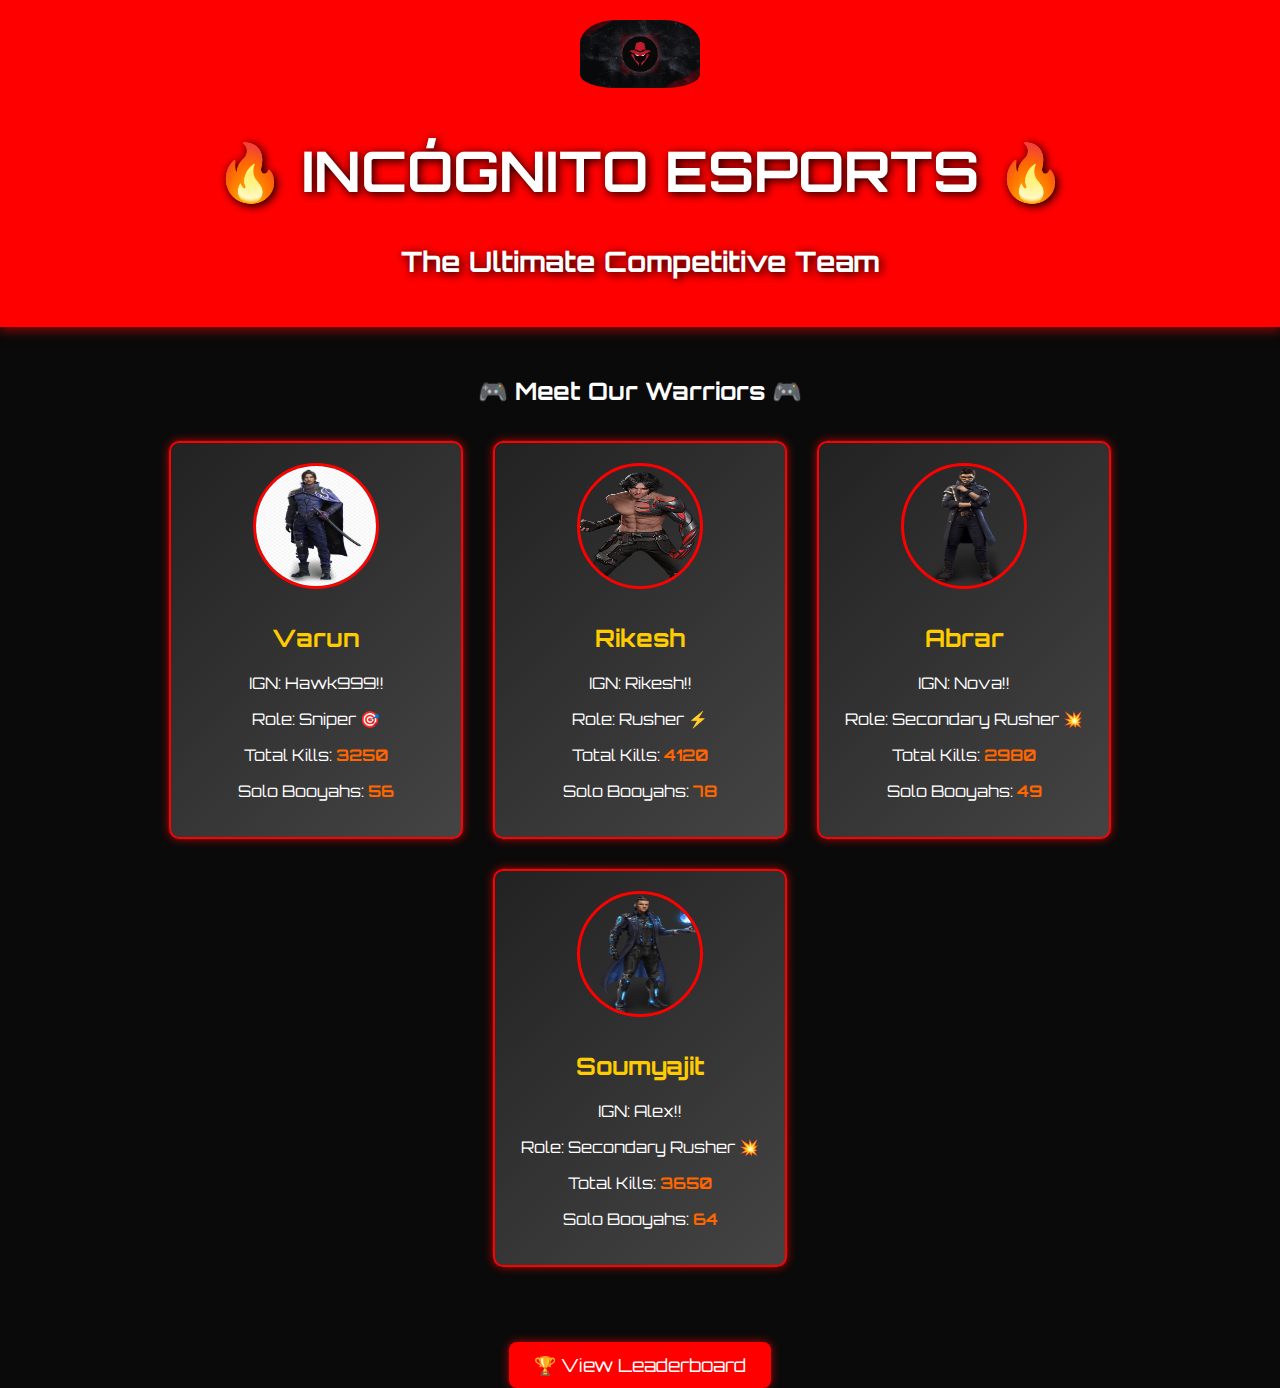
<file: index.html>
<!DOCTYPE html>
<html lang="en">
<head>
    <meta charset="UTF-8">
    <meta name="viewport" content="width=device-width, initial-scale=1.0">
    <title>Incognito Esports</title>
    <link rel="stylesheet" href="style.css">
</head>
<body>

    <header>
        <img src="1739016177336.png" alt="Incognito Esports Logo" class="logo">
        <h1>🔥 INCÓGNITO ESPORTS 🔥</h1>
        <p>The Ultimate Competitive Team</p>
    </header>

    <!-- Team Section -->
    <section class="team-section">
        <h2>🎮 Meet Our Warriors 🎮</h2>
        <div class="team">
            <div class="player">
                <img src="1739015769554.jpg" alt="Varun">
                <h2>Varun</h2>
                <p>IGN: <span class="ign">Hawk999!!</span></p>
                <p>Role: <span class="role">Sniper 🎯</span></p>
                <p>Total Kills: <span class="stats" id="varun-kills">3250</span></p>
                <p>Solo Booyahs: <span class="stats" id="varun-wins">56</span></p>
            </div>

            <div class="player">
                <img src="1739015769578.png" alt="Rikesh">
                <h2>Rikesh</h2>
                <p>IGN: <span class="ign">Rikesh!!</span></p>
                <p>Role: <span class="role">Rusher ⚡</span></p>
                <p>Total Kills: <span class="stats" id="rikesh-kills">4120</span></p>
                <p>Solo Booyahs: <span class="stats" id="rikesh-wins">78</span></p>
            </div>

            <div class="player">
                <img src= "1739015769622.png" alt="Abrar">
                <h2>Abrar</h2>
                <p>IGN: <span class="ign">Nova!!</span></p>
                <p>Role: <span class="role">Secondary Rusher 💥</span></p>
                <p>Total Kills: <span class="stats" id="abrar-kills">2980</span></p>
                <p>Solo Booyahs: <span class="stats" id="abrar-wins">49</span></p>
            </div>

            <div class="player">
                <img src= "1739015769603.png" alt="Soumyajit">
                <h2>Soumyajit</h2>
                <p>IGN: <span class="ign">Alex!!</span></p>
                <p>Role: <span class="role">Secondary Rusher 💥</span></p>
                <p>Total Kills: <span class="stats" id="soumyajit-kills">3650</span></p>
                <p>Solo Booyahs: <span class="stats" id="soumyajit-wins">64</span></p>
            </div>
        </div>
    </section>

    <!-- Leaderboard Link -->
    <div class="button-container">
        <a href="leaderboard.html" class="wins-button">🏆 View Leaderboard</a>
    </div>

    <script src="script.js"></script>
</body>
</html>
</file>
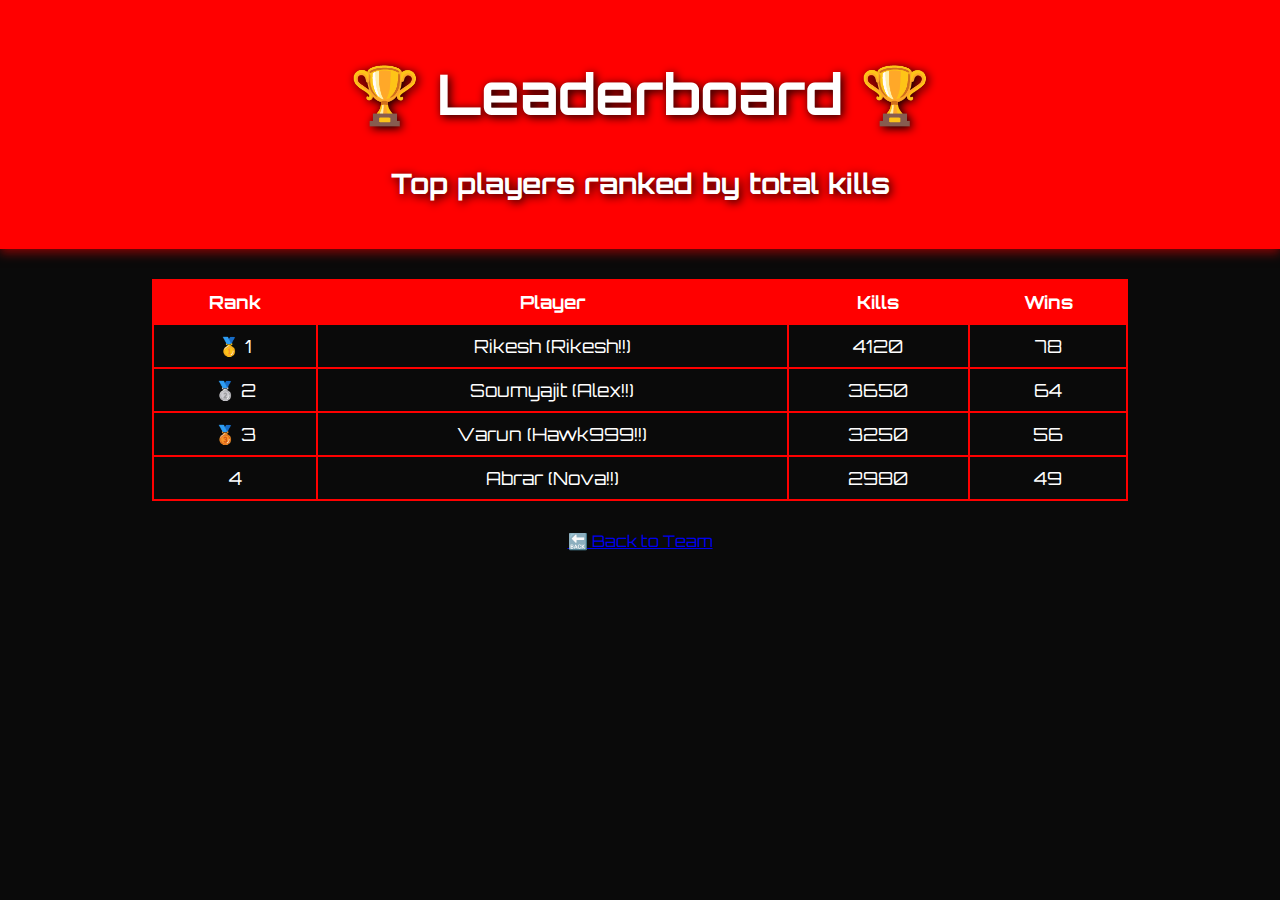
<file: leaderboard.html>
<!DOCTYPE html>
<html lang="en">
<head>
    <meta charset="UTF-8">
    <meta name="viewport" content="width=device-width, initial-scale=1.0">
    <title>Leaderboard | Incognito Esports</title>
    <link rel="stylesheet" href="style.css">
</head>
<body>

    <header>
        <h1>🏆 Leaderboard 🏆</h1>
        <p>Top players ranked by total kills</p>
    </header>

    <div class="leaderboard">
        <table>
            <thead>
                <tr>
                    <th>Rank</th>
                    <th>Player</th>
                    <th>Kills</th>
                    <th>Wins</th>
                </tr>
            </thead>
            <tbody>
                <tr><td>🥇 1</td><td>Rikesh (Rikesh!!)</td><td>4120</td><td>78</td></tr>
                <tr><td>🥈 2</td><td>Soumyajit (Alex!!)</td><td>3650</td><td>64</td></tr>
                <tr><td>🥉 3</td><td>Varun (Hawk999!!)</td><td>3250</td><td>56</td></tr>
                <tr><td>4</td><td>Abrar (Nova!!)</td><td>2980</td><td>49</td></tr>
            </tbody>
        </table>
    </div>

    <a href="index.html" class="back-button">🔙 Back to Team</a>

</body>
</html>
</file>
<file: style.css>
@import url('https://fonts.googleapis.com/css2?family=Orbitron:wght@500&display=swap');

body {
    font-family: 'Orbitron', sans-serif;
    background-color: #0a0a0a;
    color: white;
    text-align: center;
    margin: 0;
    padding: 0;
}

/* Header */
header {
    background: #ff0000;
    padding: 20px;
    font-size: 28px;
    font-weight: bold;
    text-shadow: 2px 2px 10px black;
    box-shadow: 0 4px 10px rgba(255, 0, 0, 0.5);
}

/* Team Section */
.team-section {
    padding: 30px 0;
}

.team {
    display: flex;
    justify-content: center;
    flex-wrap: wrap;
}

.player {
    background: linear-gradient(135deg, #222, #444);
    border: 2px solid #ff0000;
    padding: 20px;
    margin: 15px;
    border-radius: 10px;
    width: 250px;
    text-align: center;
    transition: transform 0.3s, box-shadow 0.3s;
    box-shadow: 0px 0px 10px rgba(255, 0, 0, 0.7);
}

/* 🔥 Glowing Hover Effect */
.player:hover {
    transform: scale(1.1);
    box-shadow: 0px 0px 20px rgba(255, 255, 0, 0.9);
}

.player h2 {
    color: #ffcc00;
    transition: 0.3s;
}

/* Name Glow Effect */
.player:hover h2 {
    text-shadow: 0px 0px 15px rgba(255, 255, 0, 1);
}

.player img {
    width: 120px;
    height: 120px;
    border-radius: 50%;
    border: 3px solid #ff0000;
    margin-bottom: 10px;
}

/* Stats Styling */
.stats {
    font-weight: bold;
    color: #ff6600;
}

/* Leaderboard Styling */
.leaderboard {
    padding: 30px;
}

table {
    width: 80%;
    margin: 0 auto;
    border-collapse: collapse;
    text-align: center;
    font-size: 18px;
}

th, td {
    border: 2px solid #ff0000;
    padding: 10px;
}

th {
    background: #ff0000;
}

tr:hover {
    background: rgba(255, 255, 255, 0.1);
    transition: 0.3s;
}

/* Live Stats */
.live-stats {
    background: #111;
    padding: 30px;
    margin-top: 20px;
}

/* Wins Button */
.button-container {
    margin-top: 30px;
}

.wins-button {
    display: inline-block;
    background: #ff0000;
    color: white;
    padding: 12px 25px;
    font-size: 18px;
    border-radius: 8px;
    text-decoration: none;
    transition: 0.3s;
    box-shadow: 0px 0px 10px rgba(255, 0, 0, 0.7);
}

.wins-button:hover {
    background: #cc0000;
    box-shadow: 0px 0px 20px rgba(255, 0, 0, 1);
}

/* Responsive Design */
@media screen and (max-width: 768px) {
    .team {
        flex-direction: column;
        align-items: center;
    }

    .player {
        width: 90%;
    }

    table {
        width: 95%;
    }
}
/* Logo Styling */
.logo {
    width: 120px;
    height: auto;
    display: block;
    margin: 0 auto;
    padding-bottom: 10px;
     border-radius: 30%;
}

/* Make it Responsive */
@media screen and (max-width: 768px) {
    .logo {
        width: 90px;
    }
}
</file>
